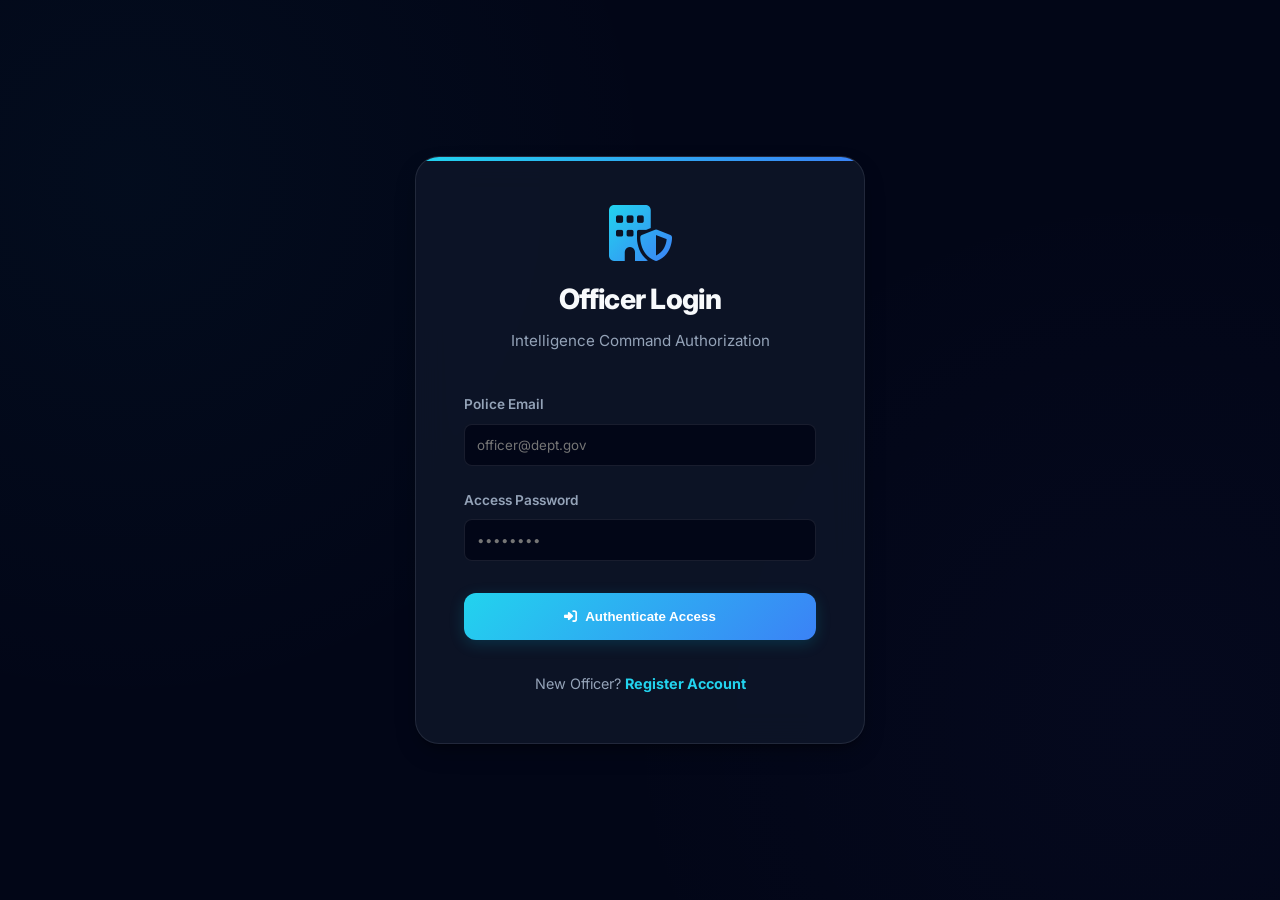
<file: login.html>
<!DOCTYPE html>
<html lang="en">
<head>
    <meta charset="UTF-8">
    <meta name="viewport" content="width=device-width, initial-scale=1.0">
    <title>Secure Login | Police Intelligence Portal</title>
    <link href="https://fonts.googleapis.com/css2?family=Inter:wght@300;400;500;600;700;800&display=swap" rel="stylesheet">
    <link rel="stylesheet" href="https://cdnjs.cloudflare.com/ajax/libs/font-awesome/6.4.0/css/all.min.css">
    <link rel="stylesheet" href="style.css">
</head>
<body class="auth-body">
    <div class="auth-card">
        <div class="auth-header">
            <i class="fa-solid fa-building-shield"></i>
            <h2>Officer Login</h2>
            <p>Intelligence Command Authorization</p>
        </div>

        <div id="alert-box" class="alert alert-error" style="margin-bottom: 1.5rem; padding: 0.75rem; border-radius: 8px; font-size: 0.85rem; display: none; text-align: center; background: rgba(239, 68, 68, 0.1); color: #fca5a5; border: 1px solid rgba(239, 68, 68, 0.2);"></div>

        <form id="login-form">
            <div class="form-group" style="margin-bottom: 1.5rem;">
                <label for="login-email" style="display: block; margin-bottom: 0.5rem; font-size: 0.85rem; font-weight: 600; color: var(--text-secondary);">Police Email</label>
                <input type="email" id="login-email" class="form-control" placeholder="officer@dept.gov" required style="background: var(--bg-obsidian); border: 1px solid var(--border-color); color: white; width: 100%; padding: 0.75rem; border-radius: 8px;">
            </div>

            <div class="form-group" style="margin-bottom: 2rem;">
                <label for="login-password" style="display: block; margin-bottom: 0.5rem; font-size: 0.85rem; font-weight: 600; color: var(--text-secondary);">Access Password</label>
                <input type="password" id="login-password" class="form-control" placeholder="••••••••" required style="background: var(--bg-obsidian); border: 1px solid var(--border-color); color: white; width: 100%; padding: 0.75rem; border-radius: 8px;">
            </div>

            <button type="submit" id="btn-login" class="btn-primary" style="width: 100%; justify-content: center; padding: 1rem;">
                <i class="fa-solid fa-right-to-bracket"></i> Authenticate Access
            </button>
        </form>

        <div class="auth-footer" style="margin-top: 2rem; text-align: center; font-size: 0.9rem; color: var(--text-secondary);">
            New Officer? <a href="register.html" style="color: var(--accent-cyan); text-decoration: none; font-weight: 700;">Register Account</a>
        </div>
    </div>

    <script src="login.js"></script>
</body>
</html>
</file>
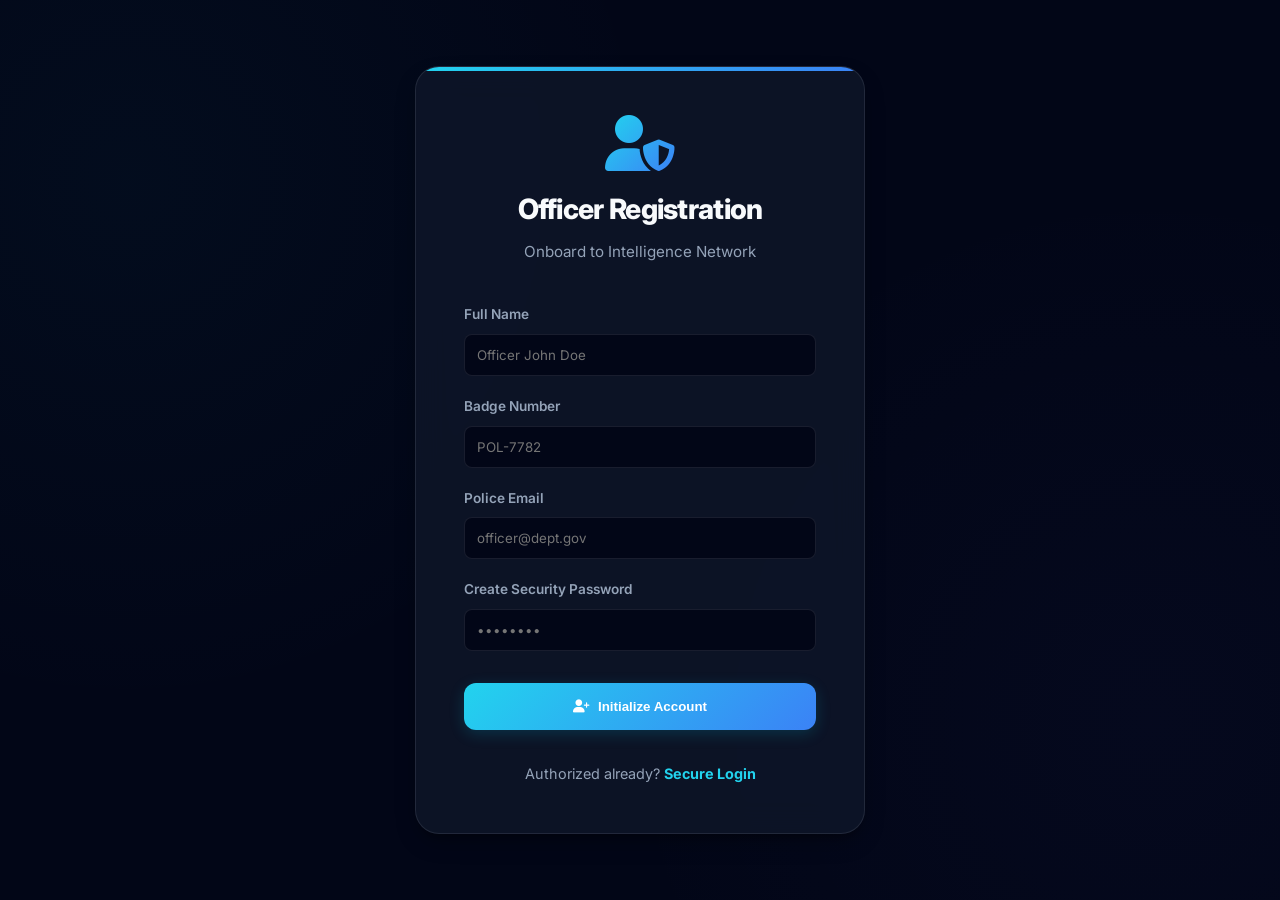
<file: register.html>
<!DOCTYPE html>
<html lang="en">
<head>
    <meta charset="UTF-8">
    <meta name="viewport" content="width=device-width, initial-scale=1.0">
    <title>Officer Registration | Police Intelligence Portal</title>
    <link href="https://fonts.googleapis.com/css2?family=Inter:wght@300;400;500;600;700;800&display=swap" rel="stylesheet">
    <link rel="stylesheet" href="https://cdnjs.cloudflare.com/ajax/libs/font-awesome/6.4.0/css/all.min.css">
    <link rel="stylesheet" href="style.css">
</head>
<body class="auth-body">
    <div class="auth-card">
        <div class="auth-header">
            <i class="fa-solid fa-user-shield"></i>
            <h2>Officer Registration</h2>
            <p>Onboard to Intelligence Network</p>
        </div>

        <div id="alert-box" class="alert" style="margin-bottom: 1.5rem; padding: 0.75rem; border-radius: 8px; font-size: 0.85rem; display: none; text-align: center;"></div>

        <form id="register-form">
            <div class="form-group" style="margin-bottom: 1.25rem;">
                <label for="reg-name" style="display: block; margin-bottom: 0.5rem; font-size: 0.85rem; font-weight: 600; color: var(--text-secondary);">Full Name</label>
                <input type="text" id="reg-name" class="form-control" placeholder="Officer John Doe" required style="background: var(--bg-obsidian); border: 1px solid var(--border-color); color: white; width: 100%; padding: 0.75rem; border-radius: 8px;">
            </div>

            <div class="form-group" style="margin-bottom: 1.25rem;">
                <label for="reg-badge" style="display: block; margin-bottom: 0.5rem; font-size: 0.85rem; font-weight: 600; color: var(--text-secondary);">Badge Number</label>
                <input type="text" id="reg-badge" class="form-control" placeholder="POL-7782" required style="background: var(--bg-obsidian); border: 1px solid var(--border-color); color: white; width: 100%; padding: 0.75rem; border-radius: 8px;">
            </div>

            <div class="form-group" style="margin-bottom: 1.25rem;">
                <label for="reg-email" style="display: block; margin-bottom: 0.5rem; font-size: 0.85rem; font-weight: 600; color: var(--text-secondary);">Police Email</label>
                <input type="email" id="reg-email" class="form-control" placeholder="officer@dept.gov" required style="background: var(--bg-obsidian); border: 1px solid var(--border-color); color: white; width: 100%; padding: 0.75rem; border-radius: 8px;">
            </div>

            <div class="form-group" style="margin-bottom: 2rem;">
                <label for="reg-password" style="display: block; margin-bottom: 0.5rem; font-size: 0.85rem; font-weight: 600; color: var(--text-secondary);">Create Security Password</label>
                <input type="password" id="reg-password" class="form-control" placeholder="••••••••" required style="background: var(--bg-obsidian); border: 1px solid var(--border-color); color: white; width: 100%; padding: 0.75rem; border-radius: 8px;">
            </div>

            <button type="submit" id="btn-register" class="btn-primary" style="width: 100%; justify-content: center; padding: 1rem;">
                <i class="fa-solid fa-user-plus"></i> Initialize Account
            </button>
        </form>

        <div class="auth-footer" style="margin-top: 2rem; text-align: center; font-size: 0.9rem; color: var(--text-secondary);">
            Authorized already? <a href="login.html" style="color: var(--accent-cyan); text-decoration: none; font-weight: 700;">Secure Login</a>
        </div>
    </div>

    <script src="register.js"></script>
</body>
</html>
</file>
<file: style.css>
:root {
    /* Cyber Dark Palette */
    --bg-obsidian: #020617;
    --bg-slate: #0f172a;
    --bg-slate-light: #1e293b;
    --bg-card: rgba(15, 23, 42, 0.8);
    
    --text-primary: #f8fafc;
    --text-secondary: #94a3b8;
    --text-muted: #64748b;
    
    --accent-cyan: #22d3ee;
    --accent-blue: #3b82f6;
    --accent-indigo: #6366f1;
    --accent-purple: #a855f7;
    
    --color-danger: #ef4444;
    --color-warning: #f59e0b;
    --color-success: #10b981;
    
    --border-color: rgba(226, 232, 240, 0.1);
    --border-glow: rgba(34, 211, 238, 0.2);
    
    --shadow-neon: 0 0 15px rgba(34, 211, 238, 0.1);
    --shadow-lg: 0 10px 25px -5px rgba(0, 0, 0, 0.3), 0 8px 10px -6px rgba(0, 0, 0, 0.3);
    
    --radius-md: 0.75rem;
    --radius-lg: 1rem;
    --radius-xl: 1.5rem;
    
    --font-inter: 'Inter', sans-serif;
}

body.light-mode {
    --bg-obsidian: #f8fafc;
    --bg-slate: #f1f5f9;
    --bg-slate-light: #e2e8f0;
    --bg-card: rgba(255, 255, 255, 0.9);
    --text-primary: #0f172a;
    --text-secondary: #334155;
    --text-muted: #64748b;
    --border-color: rgba(15, 23, 42, 0.1);
    --shadow-lg: 0 10px 25px -5px rgba(0, 0, 0, 0.05), 0 8px 10px -6px rgba(0, 0, 0, 0.05);
}

/* Theme Toggle Styles */
.theme-toggle-btn {
    background: var(--bg-slate-light);
    border: 1px solid var(--border-color);
    color: var(--text-primary);
    width: 42px;
    height: 42px;
    border-radius: 10px;
    display: flex;
    align-items: center;
    justify-content: center;
    cursor: pointer;
    transition: all 0.3s;
    font-size: 1.1rem;
    margin-right: 1rem;
}

.theme-toggle-btn:hover {
    border-color: var(--accent-cyan);
    color: var(--accent-cyan);
    transform: translateY(-2px);
    box-shadow: 0 4px 12px rgba(34, 211, 238, 0.15);
}

.light-mode .theme-toggle-btn {
    background: white;
}

.theme-toggle-btn .fa-sun { display: none; }
.light-mode .theme-toggle-btn .fa-moon { display: none; }
.light-mode .theme-toggle-btn .fa-sun { display: block; }

.light-mode .social-card {
    border: 1px solid rgba(0,0,0,0.05);
    background: #ffffff;
}

.light-mode .graph-main {
    background: #f8fafc;
}

.light-mode .network-container {
    background-image: radial-gradient(rgba(15, 23, 42, 0.05) 1px, transparent 1px);
}

.light-mode .graph-legend {
    background: rgba(255, 255, 255, 0.9);
    border-color: rgba(0,0,0,0.1);
}

* {
    margin: 0;
    padding: 0;
    box-sizing: border-box;
}

body {
    font-family: var(--font-inter);
    background-color: var(--bg-obsidian);
    color: var(--text-primary);
    line-height: 1.6;
    overflow-x: hidden;
    background-image: 
        radial-gradient(circle at 10% 20%, rgba(34, 211, 238, 0.03) 0%, transparent 40%),
        radial-gradient(circle at 90% 80%, rgba(99, 102, 241, 0.03) 0%, transparent 40%);
    background-attachment: fixed;
}

/* Authentication Layout */
body.auth-body {
    display: flex;
    align-items: center;
    justify-content: center;
    min-height: 100vh;
    padding: 2rem 1rem;
}

.auth-card {
    background: var(--bg-card);
    backdrop-filter: blur(16px);
    -webkit-backdrop-filter: blur(16px);
    width: 100%;
    max-width: 450px;
    padding: 3rem;
    border-radius: var(--radius-xl);
    border: 1px solid var(--border-color);
    box-shadow: var(--shadow-lg);
    position: relative;
    overflow: hidden;
}

.auth-card::before {
    content: '';
    position: absolute;
    top: 0;
    left: 0;
    right: 0;
    height: 4px;
    background: linear-gradient(90deg, var(--accent-cyan), var(--accent-blue));
}

.auth-header {
    text-align: center;
    margin-bottom: 2.5rem;
}

.auth-header i {
    font-size: 3.5rem;
    background: linear-gradient(135deg, var(--accent-cyan), var(--accent-blue));
    -webkit-background-clip: text;
    -webkit-text-fill-color: transparent;
    margin-bottom: 1rem;
}

.auth-header h2 {
    font-size: 1.75rem;
    font-weight: 800;
    letter-spacing: -0.025em;
    margin-bottom: 0.5rem;
}

.auth-header p {
    color: var(--text-secondary);
    font-size: 0.95rem;
}

/* Dashboard Layout */
.dashboard-wrapper {
    display: grid;
    grid-template-columns: 280px 1fr;
    min-height: 100vh;
}

/* Sidebar Styles */
.sidebar {
    background: var(--bg-slate);
    border-right: 1px solid var(--border-color);
    padding: 2rem 1.5rem;
    display: flex;
    flex-direction: column;
    gap: 2rem;
    position: sticky;
    top: 0;
    height: 100vh;
}

.sidebar-logo {
    display: flex;
    align-items: center;
    gap: 1rem;
    padding: 0 0.5rem;
}

.sidebar-logo i {
    font-size: 2rem;
    color: var(--accent-cyan);
}

.sidebar-logo span {
    font-weight: 800;
    font-size: 1.25rem;
    letter-spacing: -0.01em;
}

.nav-menu {
    list-style: none;
    display: flex;
    flex-direction: column;
    gap: 0.5rem;
}

.nav-link {
    display: flex;
    align-items: center;
    gap: 1rem;
    padding: 1rem 1.25rem;
    color: var(--text-secondary);
    text-decoration: none;
    font-weight: 500;
    border-radius: var(--radius-md);
    transition: all 0.2s;
}

.nav-link:hover, .nav-link.active {
    background: rgba(34, 211, 238, 0.1);
    color: var(--accent-cyan);
}

.nav-link i {
    font-size: 1.25rem;
}

/* Header */
.dashboard-header {
    background: rgba(15, 23, 42, 0.8);
    backdrop-filter: blur(8px);
    -webkit-backdrop-filter: blur(8px);
    border-bottom: 1px solid var(--border-color);
    padding: 1.25rem 2.5rem;
    position: sticky;
    top: 0;
    z-index: 100;
}

.header-content {
    display: flex;
    justify-content: space-between;
    align-items: center;
}

.header-title-area h1 {
    font-size: 1.25rem;
    font-weight: 700;
}

.header-title-area p {
    font-size: 0.85rem;
    color: var(--text-secondary);
}

.header-actions {
    display: flex;
    align-items: center;
    gap: 2rem;
}

/* Status Indicator */
.status-indicator {
    display: flex;
    align-items: center;
    gap: 0.75rem;
    font-size: 0.85rem;
    font-weight: 600;
    color: var(--accent-cyan);
    background: rgba(34, 211, 238, 0.05);
    padding: 0.5rem 1.25rem;
    border-radius: 9999px;
    border: 1px solid rgba(34, 211, 238, 0.1);
}

.pulse {
    width: 8px;
    height: 8px;
    background: var(--color-success);
    border-radius: 50%;
    box-shadow: 0 0 10px var(--color-success);
    animation: neon-pulse 2s infinite;
}

@keyframes neon-pulse {
    0% { transform: scale(1); opacity: 1; box-shadow: 0 0 0 0 rgba(16, 185, 129, 0.7); }
    70% { transform: scale(1.2); opacity: 0.5; box-shadow: 0 0 0 10px rgba(16, 185, 129, 0); }
    100% { transform: scale(1); opacity: 1; box-shadow: 0 0 0 0 rgba(16, 185, 129, 0); }
}

/* Buttons */
.btn-logout {
    background: rgba(239, 68, 68, 0.1);
    color: var(--color-danger);
    border: 1px solid rgba(239, 68, 68, 0.2);
    padding: 0.6rem 1.25rem;
    border-radius: var(--radius-md);
    font-size: 0.875rem;
    font-weight: 600;
    cursor: pointer;
    transition: all 0.2s;
    display: flex;
    align-items: center;
    gap: 0.5rem;
}

.btn-logout:hover {
    background: var(--color-danger);
    color: white;
}

.btn-primary {
    background: linear-gradient(135deg, var(--accent-cyan), var(--accent-blue));
    color: white;
    border: none;
    padding: 0.75rem 1.75rem;
    border-radius: var(--radius-md);
    font-weight: 600;
    cursor: pointer;
    transition: all 0.2s;
    box-shadow: 0 4px 15px rgba(6, 182, 212, 0.2);
    display: inline-flex;
    align-items: center;
    gap: 0.5rem;
}

.btn-primary:hover {
    transform: translateY(-2px);
    box-shadow: 0 6px 20px rgba(6, 182, 212, 0.3);
}

.btn-secondary {
    background: var(--bg-slate-light);
    color: var(--text-primary);
    border: 1px solid var(--border-color);
    padding: 0.75rem 1.75rem;
    border-radius: var(--radius-md);
    font-weight: 600;
    cursor: pointer;
    transition: all 0.2s;
}

.btn-secondary:hover {
    background: rgba(255,255,255,0.05);
}

.btn-delete {
    background: rgba(239, 68, 68, 0.1);
    color: var(--color-danger);
    border: 1px solid rgba(239, 68, 68, 0.2);
    padding: 0.4rem 0.8rem;
    border-radius: 6px;
    font-size: 0.75rem;
    font-weight: 600;
    cursor: pointer;
    transition: all 0.2s;
    display: inline-flex;
    align-items: center;
    gap: 0.4rem;
}

.btn-delete:hover {
    background: var(--color-danger);
    color: white;
    transform: translateY(-1px);
    box-shadow: 0 4px 12px rgba(239, 68, 68, 0.2);
}

/* Main Container */
.dashboard-container {
    padding: 2.5rem;
    max-width: 1600px;
    margin: 0 auto;
    display: flex;
    flex-direction: column;
    gap: 2.5rem;
}

/* Stats Section */
.stats-grid {
    display: grid;
    grid-template-columns: repeat(auto-fit, minmax(280px, 1fr));
    gap: 1.5rem;
}

.stat-card {
    background: var(--bg-card);
    backdrop-filter: blur(8px);
    border: 1px solid var(--border-color);
    border-radius: var(--radius-lg);
    padding: 1.75rem;
    display: flex;
    align-items: center;
    gap: 1.5rem;
    transition: all 0.3s cubic-bezier(0.4, 0, 0.2, 1);
}

.stat-card:hover {
    transform: translateY(-5px);
    border-color: var(--accent-cyan);
    box-shadow: var(--shadow-neon);
}

.stat-icon {
    width: 3.5rem;
    height: 3.5rem;
    border-radius: var(--radius-md);
    display: flex;
    align-items: center;
    justify-content: center;
    font-size: 1.5rem;
    color: white;
    background: var(--bg-slate-light);
    position: relative;
    overflow: hidden;
}

.stat-icon::after {
    content: '';
    position: absolute;
    inset: 0;
    background: currentColor;
    opacity: 0.15;
}

.stat-details h3 {
    font-size: 0.85rem;
    color: var(--text-secondary);
    text-transform: uppercase;
    letter-spacing: 0.05em;
    margin-bottom: 0.25rem;
}

.stat-value {
    font-size: 1.85rem;
    font-weight: 800;
    letter-spacing: -0.02em;
}

/* Intel Grid */
.intel-stats-section .stats-grid {
    grid-template-columns: repeat(auto-fit, minmax(200px, 1fr));
}

.intel-stats-section .stat-card {
    padding: 1.25rem;
    border-left: 4px solid var(--accent-blue);
}

/* Alert Banner */
.alert-banner {
    background: rgba(239, 68, 68, 0.1);
    border: 1px solid rgba(239, 68, 68, 0.3);
    border-left: 6px solid var(--color-danger);
    padding: 1.25rem 2rem;
    border-radius: var(--radius-md);
    display: flex;
    align-items: center;
    gap: 1.5rem;
    color: #fca5a5;
    animation: alert-glow 2s infinite alternate;
}

@keyframes alert-glow {
    from { box-shadow: 0 0 10px rgba(239, 68, 68, 0.1); }
    to { box-shadow: 0 0 25px rgba(239, 68, 68, 0.25); }
}

/* Controls Section */
.controls-section {
    background: var(--bg-card);
    padding: 1.25rem 2rem;
    border-radius: var(--radius-lg);
    border: 1px solid var(--border-color);
    display: flex;
    justify-content: space-between;
    align-items: center;
    flex-wrap: wrap;
    gap: 1.5rem;
}

.search-box {
    position: relative;
    flex: 1;
    max-width: 600px;
}

.search-box i {
    position: absolute;
    left: 1.25rem;
    top: 50%;
    transform: translateY(-50%);
    color: var(--text-muted);
}

.search-box input {
    width: 100%;
    background: var(--bg-obsidian);
    border: 1px solid var(--border-color);
    padding: 0.875rem 1.5rem 0.875rem 3rem;
    border-radius: var(--radius-md);
    color: white;
    font-family: inherit;
    transition: all 0.2s;
}

.search-box input:focus {
    outline: none;
    border-color: var(--accent-cyan);
    box-shadow: 0 0 0 4px rgba(34, 211, 238, 0.1);
}

.sort-controls {
    display: flex;
    align-items: center;
    gap: 1rem;
}

.sort-controls select {
    background: var(--bg-obsidian);
    border: 1px solid var(--border-color);
    padding: 0.75rem 2.5rem 0.75rem 1.25rem;
    border-radius: var(--radius-md);
    color: white;
    cursor: pointer;
    appearance: none;
    background-image: url("data:image/svg+xml;charset=UTF-8,%3csvg xmlns='http://www.w3.org/2000/svg' viewBox='0 0 24 24' fill='none' stroke='%2394a3b8' stroke-width='2' stroke-linecap='round' stroke-linejoin='round'%3e%3cpolyline points='6 9 12 15 18 9'%3e%3c/polyline%3e%3c/svg%3e");
    background-repeat: no-repeat;
    background-position: right 1rem center;
    background-size: 1.2em;
}

/* Sections */
section {
    scroll-margin-top: 100px;
}

.section-header {
    display: flex;
    flex-direction: column;
    gap: 0.25rem;
    margin-bottom: 1.5rem;
}

.section-header h2 {
    font-size: 1.5rem;
    font-weight: 700;
    display: flex;
    align-items: center;
    gap: 0.75rem;
}

.section-header h2 i {
    color: var(--accent-cyan);
}

.section-header .subtitle {
    color: var(--text-secondary);
    font-size: 0.9rem;
}

/* Table Design */
.table-section {
    background: var(--bg-card);
    border: 1px solid var(--border-color);
    border-radius: var(--radius-lg);
    overflow: hidden;
}

.table-container {
    overflow-x: auto;
    max-height: 600px;
}

table {
    width: 100%;
    border-collapse: collapse;
}

th {
    background: rgba(15, 23, 42, 0.95);
    padding: 1.25rem 1.5rem;
    text-align: left;
    font-size: 0.75rem;
    font-weight: 700;
    text-transform: uppercase;
    letter-spacing: 0.1em;
    color: var(--text-muted);
    border-bottom: 1px solid var(--border-color);
    position: sticky;
    top: 0;
    z-index: 10;
}

td {
    padding: 1.25rem 1.5rem;
    border-bottom: 1px solid var(--border-color);
    font-size: 0.9rem;
    vertical-align: middle;
}

tbody tr {
    transition: background 0.15s;
}

tbody tr:hover {
    background: rgba(255, 255, 255, 0.03);
}

tr.row-dangerous { background: rgba(239, 68, 68, 0.05); }
tr.row-suspicious { background: rgba(245, 158, 11, 0.05); }

/* Badges */
.badge {
    padding: 0.35rem 0.875rem;
    border-radius: 9999px;
    font-size: 0.7rem;
    font-weight: 700;
    text-transform: uppercase;
    letter-spacing: 0.02em;
}

.badge-dangerous { background: rgba(239, 68, 68, 0.2); color: #f87171; border: 1px solid rgba(239, 68, 68, 0.3); }
.badge-suspicious { background: rgba(245, 158, 11, 0.2); color: #fbbf24; border: 1px solid rgba(245, 158, 11, 0.3); }
.badge-safe { background: rgba(16, 185, 129, 0.2); color: #34d399; border: 1px solid rgba(16, 185, 129, 0.3); }

/* Hash Text */
.hash-text {
    font-family: 'JetBrains Mono', monospace;
    font-size: 0.75rem;
    color: var(--accent-cyan);
    background: rgba(34, 211, 238, 0.05);
    padding: 0.25rem 0.6rem;
    border-radius: 4px;
    border: 1px solid rgba(34, 211, 238, 0.1);
}

/* Timeline Section */
.timeline-section {
    background: var(--bg-card);
    padding: 2.5rem;
    border-radius: var(--radius-lg);
    border: 1px solid var(--border-color);
}

.timeline-explanation {
    margin-top: 2rem;
    padding: 1.5rem;
    background: rgba(0, 0, 0, 0.2);
    border-radius: var(--radius-md);
    border-left: 4px solid var(--accent-cyan);
}

/* Clusters Section */
.cluster-grid {
    display: grid;
    grid-template-columns: repeat(auto-fill, minmax(320px, 1fr));
    gap: 1.5rem;
}

.cluster-card {
    background: var(--bg-card);
    border: 1px solid var(--border-color);
    border-radius: var(--radius-lg);
    padding: 1.75rem;
    transition: all 0.3s;
    position: relative;
    overflow: hidden;
}

.cluster-card::before {
    content: '';
    position: absolute;
    top: 0;
    left: 0;
    width: 100%;
    height: 4px;
    background: var(--accent-purple);
}

.cluster-header {
    display: flex;
    justify-content: space-between;
    align-items: flex-start;
    margin-bottom: 1.5rem;
}

.cluster-id {
    font-family: monospace;
    font-weight: 700;
    color: var(--accent-cyan);
}

.cluster-count {
    background: rgba(168, 85, 247, 0.2);
    color: #d8b4fe;
    padding: 0.25rem 0.75rem;
    border-radius: 9999px;
    font-size: 0.75rem;
    font-weight: 700;
}

/* Network Graph */
.graph-section {
    background: var(--bg-card);
    border-radius: var(--radius-lg);
    border: 1px solid var(--border-color);
    overflow: hidden;
}

.graph-layout {
    display: grid;
    grid-template-columns: 1fr 380px;
    height: 750px;
    background: var(--bg-card);
    border-radius: var(--radius-lg);
    overflow: hidden;
}

.graph-main {
    position: relative;
    display: flex;
    flex-direction: column;
    background: #020617;
    overflow: hidden;
}

.network-container {
    flex: 1;
    border-radius: var(--radius-md);
    border: 1px solid var(--border-color);
    background-image: 
        radial-gradient(rgba(34, 211, 238, 0.05) 1px, transparent 1px);
    background-size: 30px 30px;
}

.graph-sidebar {
    background: var(--bg-slate);
    border-left: 1px solid var(--border-color);
    padding: 1.5rem;
    overflow-y: auto;
}

.details-panel h3 {
    font-size: 1rem;
    margin-bottom: 1.5rem;
    padding-bottom: 1rem;
    border-bottom: 1px solid var(--border-color);
    display: flex;
    align-items: center;
    gap: 0.75rem;
}

/* Awareness Generator */
.awareness-generator-section {
    background: var(--bg-card);
    border-radius: var(--radius-lg);
    border: 1px solid var(--border-color);
    padding: 2.5rem;
}

.awareness-grid {
    display: grid;
    grid-template-columns: 1fr 1fr;
    gap: 3rem;
}

.form-control {
    width: 100%;
    background: var(--bg-obsidian);
    border: 1px solid var(--border-color);
    border-radius: var(--radius-md);
    padding: 1rem;
    color: white;
    font-family: inherit;
    transition: all 0.2s;
}

.form-control:focus {
    border-color: var(--accent-cyan);
    box-shadow: 0 0 0 4px rgba(34, 211, 238, 0.1);
    outline: none;
}

/* Social Cards */
.social-card {
    background: white;
    color: #1a1a1a;
    border-radius: 16px;
    padding: 1.5rem;
    box-shadow: var(--shadow-lg);
}

.social-header {
    display: flex;
    align-items: center;
    gap: 1rem;
    margin-bottom: 1rem;
}

.profile-circle {
    width: 48px;
    height: 48px;
    background: #e5e7eb;
    border-radius: 50%;
}

.profile-name { font-weight: 800; }
.profile-handle { color: #6b7280; font-size: 0.85rem; }

/* Strategic Advisory Portal Enhancements */
.preview-tabs {
    display: flex;
    gap: 0.75rem;
    background: rgba(15, 23, 42, 0.6);
    padding: 0.5rem;
    border-radius: 12px;
    border: 1px solid var(--border-color);
}

.preview-tab {
    flex: 1;
    display: flex;
    align-items: center;
    justify-content: center;
    gap: 0.6rem;
    padding: 0.75rem 1rem;
    background: transparent;
    border: 1px solid transparent;
    border-radius: 8px;
    color: var(--text-muted);
    font-size: 0.85rem;
    font-weight: 600;
    cursor: pointer;
    transition: all 0.3s cubic-bezier(0.4, 0, 0.2, 1);
}

.preview-tab i {
    font-size: 1.1rem;
    transition: transform 0.3s;
}

.preview-tab:hover i {
    transform: scale(1.1);
}

/* Platform Specific States */
.preview-tab.tab-twitter:hover, 
.preview-tab.tab-twitter.active {
    background: rgba(0, 0, 0, 0.4);
    border-color: #1DA1F2;
    color: #1DA1F2;
    box-shadow: 0 0 15px rgba(29, 161, 242, 0.15);
}

.preview-tab.tab-instagram:hover,
.preview-tab.tab-instagram.active {
    background: rgba(225, 48, 108, 0.1);
    border-color: #E1306C;
    color: #E1306C;
    box-shadow: 0 0 15px rgba(225, 48, 108, 0.15);
}

.preview-tab.tab-facebook:hover,
.preview-tab.tab-facebook.active {
    background: rgba(24, 119, 242, 0.1);
    border-color: #1877F2;
    color: #1877F2;
    box-shadow: 0 0 15px rgba(24, 119, 242, 0.15);
}

/* Action Buttons below Preview */
.preview-actions {
    display: flex;
    gap: 1rem;
    margin-top: 2rem;
}

.btn-action {
    flex: 1;
    display: flex;
    align-items: center;
    justify-content: center;
    gap: 0.75rem;
    padding: 1rem;
    border-radius: 10px;
    font-size: 0.85rem;
    font-weight: 700;
    text-transform: uppercase;
    letter-spacing: 0.05em;
    cursor: pointer;
    transition: all 0.3s;
    border: 1px solid var(--border-color);
}

.btn-copy {
    background: rgba(30, 41, 59, 0.5);
    color: white;
}

.btn-copy:hover {
    background: var(--bg-slate-light);
    border-color: var(--accent-cyan);
    color: var(--accent-cyan);
    box-shadow: 0 0 20px rgba(34, 211, 238, 0.1);
}

.btn-export {
    background: rgba(79, 70, 229, 0.15);
    color: #a5b4fc;
    border-color: rgba(79, 70, 229, 0.3);
}

.btn-export:hover {
    background: rgba(79, 70, 229, 0.25);
    border-color: #818cf8;
    color: white;
    box-shadow: 0 0 20px rgba(99, 102, 241, 0.2);
}

/* Responsive */
@media (max-width: 1200px) {
    .dashboard-wrapper {
        grid-template-columns: 1fr;
    }
    .sidebar {
        display: none;
    }
    .graph-layout {
        grid-template-columns: 1fr;
        height: auto;
    }
    .network-container {
        height: 500px;
    }
}

@media (max-width: 768px) {
    .awareness-grid {
        grid-template-columns: 1fr;
    }
    .preview-tabs {
        flex-direction: column;
    }
    .header-actions {
        gap: 1rem;
    }
    .status-indicator span:not(.pulse) {
        display: none;
    }
}
</file>
